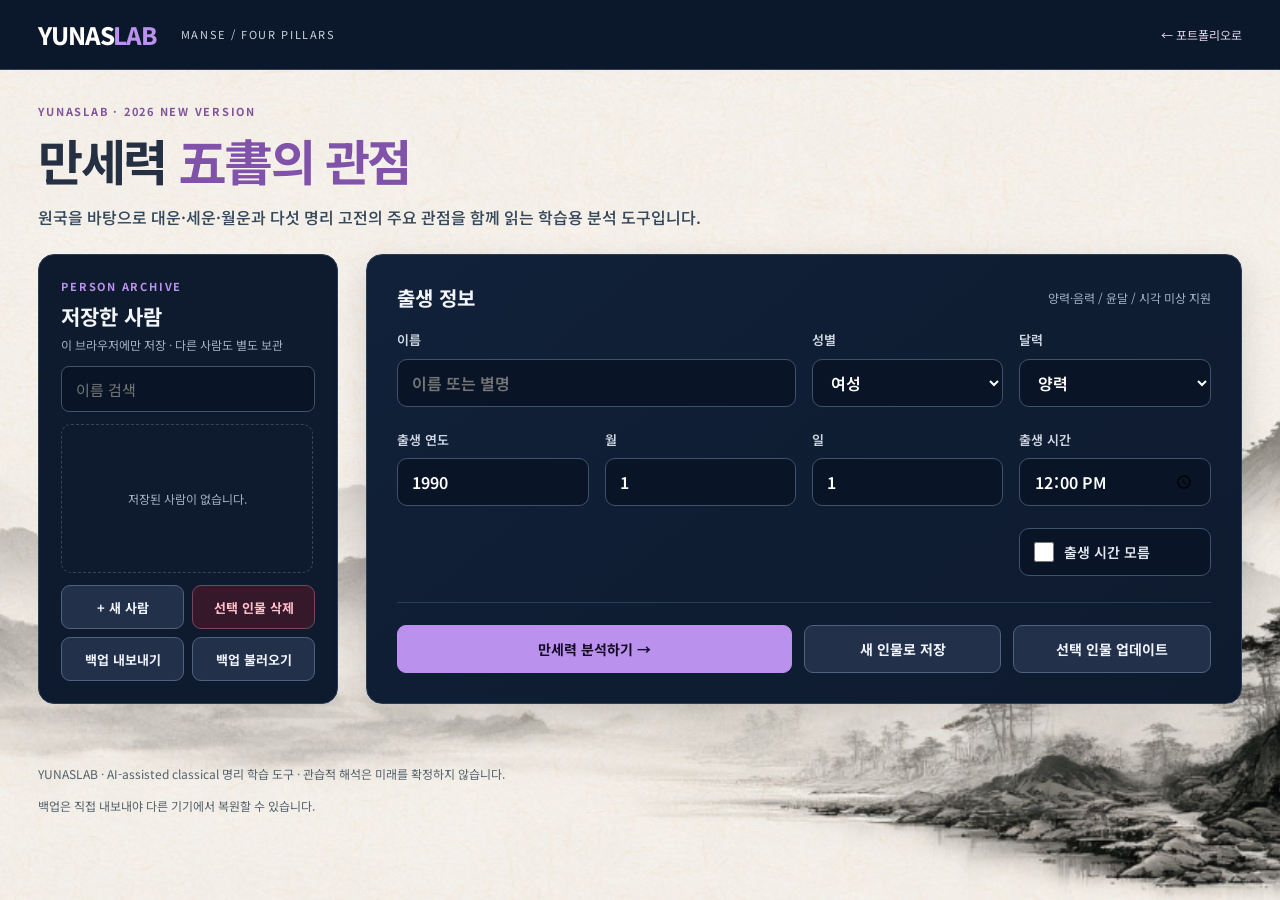
<file: manse-2026.html>
<!doctype html>
<html lang="ko"><head><meta charset="utf-8"><meta name="viewport" content="width=device-width,initial-scale=1">
<meta name="color-scheme" content="light"><title>YUNASLAB | 새 만세력 2026</title>
<link rel="stylesheet" href="manse-2026.css"></head>
<body>
<header class="sitehead"><a class="brand" href="../index.html#/works/manse/app">YUNAS<span>LAB</span></a><span>MANSE / FOUR PILLARS</span><a class="return" href="../index.html#/works/manse/app">← 포트폴리오로</a></header>
<div class="layout"><div class="hero"><p class="eyebrow">YUNASLAB · 2026 NEW VERSION</p><h1>만세력 <span>五書의 관점</span></h1><p>원국을 바탕으로 대운·세운·월운과 다섯 명리 고전의 주요 관점을 함께 읽는 학습용 분석 도구입니다.</p></div><aside class="sidebar" id="sidebar">
 <button type="button" class="side-toggle" id="side-toggle" aria-expanded="false" aria-controls="side-body"><span><b>저장한 사람</b><small id="people-count">0명</small></span><i aria-hidden="true"></i></button>
 <div class="side-body" id="side-body">
 <div class="side-head"><p class="eyebrow">PERSON ARCHIVE</p><h2>저장한 사람</h2><p class="sub">이 브라우저에만 저장 · 다른 사람도 별도 보관</p></div>
 <input type="search" id="person-search" placeholder="이름 검색" aria-label="저장된 사람 검색">
 <div id="people" class="people"><p class="muted">저장된 사람이 없습니다.</p></div>
 <div class="save-buttons"><button id="new-person" class="btn outline">+ 새 사람</button><button id="delete-person" class="btn danger">선택 인물 삭제</button><button id="export-json" class="btn outline">백업 내보내기</button><label class="btn outline upload" for="import-json">백업 불러오기</label><input id="import-json" type="file" accept=".json,application/json" hidden></div>
 </div>
</aside><main class="main">
 <section class="panel entry"><div class="section-title"><h2>출생 정보</h2><span>양력·음력 / 윤달 / 시각 미상 지원</span></div>
 <form id="birth-form"><div class="input-grid">
 <label class="f-name">이름<input id="name" value="" maxlength="40" placeholder="이름 또는 별명" required></label>
 <label class="f-gender">성별<select id="gender"><option value="여">여성</option><option value="남">남성</option></select></label>
 <label class="f-cal">달력<select id="calendar"><option value="양력">양력</option><option value="음력">음력</option></select></label>
 <label class="f-year">출생 연도<input id="year" type="number" min="1901" max="2099" value="1990" required></label>
 <label class="f-month">월<input id="month" type="number" min="1" max="12" value="1" required></label>
 <label class="f-day">일<input id="day" type="number" min="1" max="31" value="1" required></label>
 <label id="leap-label" class="f-leap" hidden>음력 윤달<select id="is-leap"><option value="no">평달</option><option value="yes">윤달</option></select></label>
 <label class="f-time">출생 시간<input id="birth-time" type="time" value="12:00"></label>
 <div class="f-unknown"><span class="f-cap" aria-hidden="true">시간을 모를 때</span><label class="toggle"><input id="time-unknown" type="checkbox"> 출생 시간 모름</label></div>
 </div><div class="actions"><button type="submit" class="btn primary">만세력 분석하기 →</button><button type="button" id="save-person" class="btn outline">새 인물로 저장</button><button type="button" id="update-person" class="btn outline">선택 인물 업데이트</button></div><p id="status" class="form-msg" role="status" aria-live="polite"></p></form></section>
 <div id="result" hidden>
 <section class="panel"><div class="section-title"><h2>사주 원국 · 四柱八字</h2><span id="date-info"></span></div><div class="four-pillars" id="pillars"></div>
 <p class="note">연주·월주는 입춘·절입을 기준으로 계산합니다. 절입 전후 약 1일, 23시 전후, 출생지 태양시 보정에 따라 다른 만세력과 달라질 수 있습니다. 중요한 판단은 정밀 역법으로 교차 검증하세요.</p></section>
 <section class="panel"><div class="section-title"><h2>오행의 분포</h2><span>겉으로 드러난 천간·지지 중심의 단순 집계</span></div><div class="elements" id="elements"></div><div class="overview" id="overview"></div></section>
 <section class="panel"><div class="section-title"><h2>고전 5서의 해석 관점</h2><span>원문 인용이 아닌 현대어로 정리한 학습용 관점</span></div><div class="classic-grid" id="classics"></div><p class="note">다섯 고전을 완전 자동 해석한 정통 감정이 아닙니다. 각 책에서 중요하게 다루는 관점을 현재 명식에 연결한 참고용 설명입니다. 격국·용신·조후 판단을 자동으로 단정하지 않습니다.</p></section>
 <section class="panel"><div class="section-title"><h2>대운 · 10년 흐름</h2><span id="dae-info"></span></div><div class="cycle-row" id="dae-list"></div><div class="explain" id="dae-detail">대운을 선택하면 이곳에 해설을 표시합니다.</div></section>
 <section class="panel"><div class="section-title"><h2>세운 · 해마다의 흐름</h2><span>연도별 선택</span></div><div class="cycle-row" id="year-list"></div><div class="explain" id="year-detail">연도를 선택하면 이곳에 해설을 표시합니다.</div></section>
 <section class="panel"><div class="section-title"><h2>월운 · 달마다의 흐름</h2><span id="month-year"></span></div><div class="cycle-row" id="month-list"></div><div class="explain" id="month-detail">월을 선택하면 이곳에 해설을 표시합니다.</div></section>
 </div><footer><p>YUNASLAB · AI-assisted classical 명리 학습 도구 · 관습적 해석은 미래를 확정하지 않습니다.</p><p>백업은 직접 내보내야 다른 기기에서 복원할 수 있습니다.</p></footer>
</main></div><script src="manse-engine.js"></script><script src="manse-ui.js"></script><script src="manse-layout.js"></script></body></html>
</file>
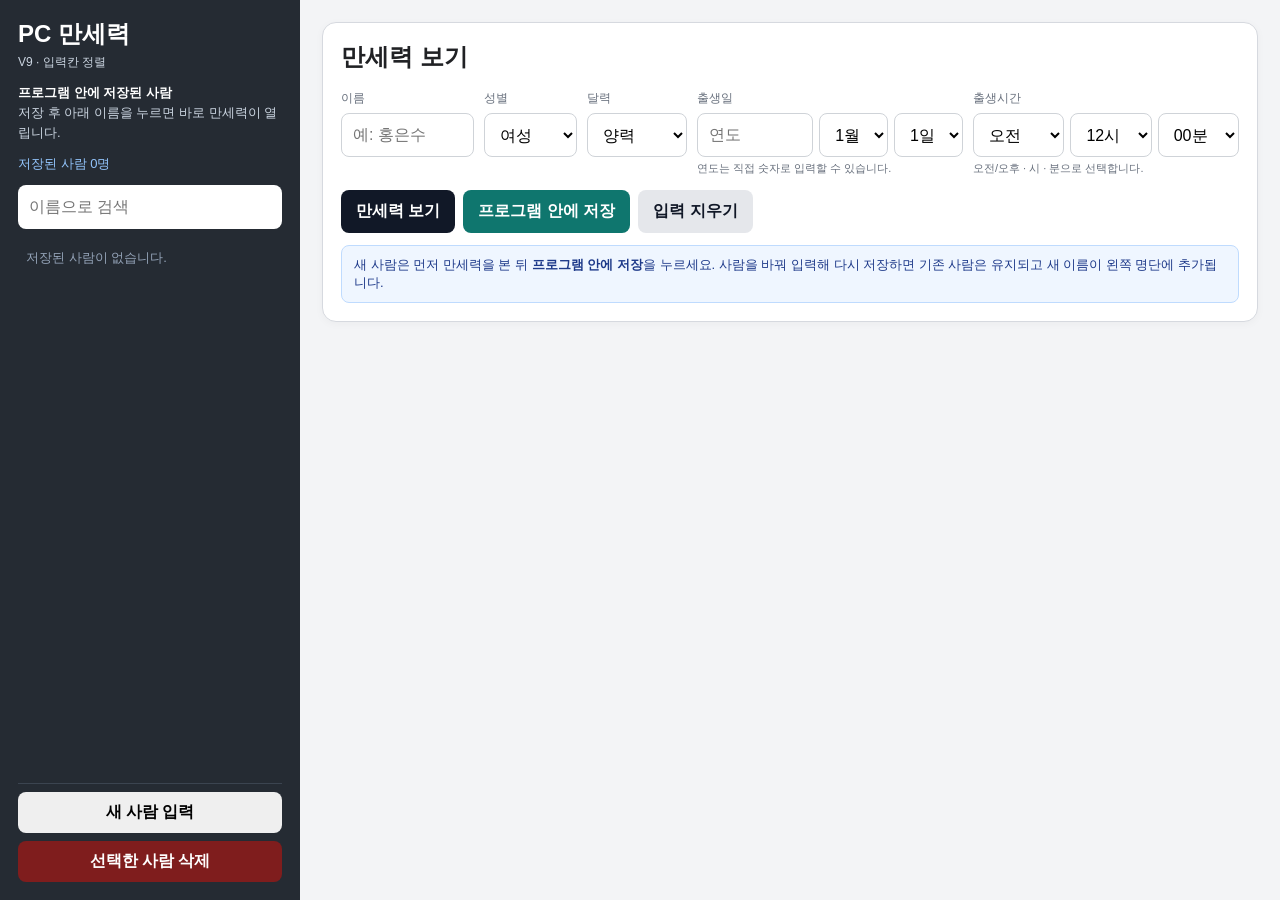
<file: manse-v9.html>
<!DOCTYPE html>
<html lang="ko">
<head>
<meta charset="UTF-8">
<meta name="viewport" content="width=device-width, initial-scale=1.0">
<title>PC 만세력 V9</title>
<style>
:root{
  --bg:#f3f4f6; --panel:#fff; --line:#d6d9df; --text:#202124; --muted:#68707d;
  --dark:#252b33; --green:#0f766e; --blue:#2563eb; --red:#dc2626; --soft:#f8fafc;
}
*{box-sizing:border-box}
body{margin:0;font-family:"Malgun Gothic","Noto Sans KR",sans-serif;background:var(--bg);color:var(--text)}
button,input,select{font:inherit}
.app{display:grid;grid-template-columns:300px 1fr;min-height:100vh}
.sidebar{background:var(--dark);color:#fff;padding:18px;display:flex;flex-direction:column;gap:12px;height:100vh;position:sticky;top:0;overflow:hidden}
.brand{font-size:24px;font-weight:800}.sub{font-size:12px;color:#cbd5e1;margin-top:4px}
.search{width:100%;border:0;border-radius:8px;padding:11px}
.people{display:flex;flex-direction:column;gap:8px;overflow-y:auto;min-height:0;flex:1;padding-right:3px}
.person{padding:10px 12px;border-radius:9px;background:#343b45;border:1px solid #4b5563;cursor:pointer}
.person:hover,.person.active{background:#495362}
.person .name{font-weight:800}.person .meta{font-size:12px;color:#cbd5e1;margin-top:3px}
.empty{color:#94a3b8;font-size:13px;padding:8px}
.side-actions{display:grid;grid-template-columns:1fr;gap:8px;margin-top:8px;flex:0 0 auto;background:var(--dark);padding-top:8px;border-top:1px solid #3b4450}
.side-actions button{border:0;border-radius:8px;padding:10px;font-weight:800;cursor:pointer}
.danger{background:#7f1d1d!important;color:white!important}

.main{padding:22px;overflow-x:auto}
.card{background:var(--panel);border:1px solid var(--line);border-radius:14px;padding:18px;margin-bottom:16px;box-shadow:0 2px 8px rgba(0,0,0,.035)}
h1{font-size:24px;margin:0 0 16px} h2{font-size:19px;margin:0 0 12px} h3{font-size:16px;margin:0 0 8px}
.form-grid{display:grid;grid-template-columns:1fr .7fr .75fr 2fr 2fr;gap:10px;align-items:start}
label{display:flex;align-items:flex-end;height:18px;font-size:12px;color:var(--muted);margin-bottom:6px}
input,select{width:100%;height:44px;padding:10px 11px;border:1px solid #cfd3d8;border-radius:8px;background:#fff}
.inline-fields{display:grid;grid-template-columns:1.35fr .8fr .8fr;gap:6px}
.time-fields{display:grid;grid-template-columns:.9fr .8fr .8fr;gap:6px}
.field-caption{font-size:11px;color:var(--muted);margin-top:4px}
.actions{display:flex;gap:8px;flex-wrap:wrap;margin-top:14px}
.btn{border:0;border-radius:8px;padding:11px 15px;font-weight:800;cursor:pointer}
.view{background:#111827;color:#fff}.save{background:var(--green);color:#fff}.light{background:#e5e7eb;color:#111827}
.hint{margin-top:12px;background:#eff6ff;border:1px solid #bfdbfe;color:#1e3a8a;border-radius:8px;padding:10px 12px;font-size:13px}

.summary{display:grid;grid-template-columns:repeat(5,1fr);gap:8px;margin-bottom:14px}
.sum{border:1px solid var(--line);border-radius:8px;padding:10px;text-align:center;background:#fafafa}
.sum small{display:block;color:var(--muted);margin-bottom:5px}
.pillars{display:grid;grid-template-columns:repeat(4,1fr);border:1px solid var(--line);border-radius:10px;overflow:hidden;min-width:760px}
.pillar{text-align:center;border-right:1px solid var(--line)}.pillar:last-child{border-right:0}
.phead{padding:9px;background:#eceff3;font-weight:800}
.star{padding:7px 5px;font-size:14px;background:#fafafa;min-height:55px;display:flex;flex-direction:column;align-items:center;justify-content:center;gap:3px}
.star .term{font-weight:800;cursor:pointer;text-decoration:underline dotted;text-underline-offset:3px}
.star .plain{font-size:12px;color:#4b5563}
.hanja{font-family:"Batang","Noto Serif CJK KR",serif;font-size:74px;line-height:1;padding:14px 0;border-top:1px solid var(--line);border-bottom:1px solid var(--line)}
.branch{font-family:"Batang","Noto Serif CJK KR",serif;font-size:74px;line-height:1;padding:14px 0}
.element-wood{background:#e9f6e5}.element-fire{background:#fce7e7}.element-earth{background:#fff8d9}.element-metal{background:#eef0f2}.element-water{background:#e8f3ff}
.elements{display:grid;grid-template-columns:repeat(5,1fr);border:1px solid var(--line);border-radius:9px;overflow:hidden;margin-top:14px}
.el{text-align:center;padding:10px;border-right:1px solid var(--line)}.el:last-child{border-right:0}.el b{font-size:20px}

.easybox{background:#fbfdff;border:1px solid #cfe0f5;border-radius:12px;padding:16px;margin-top:14px}
.easybox .lead{font-size:18px;font-weight:800;margin-bottom:10px}
.easygrid{display:grid;grid-template-columns:repeat(2,1fr);gap:10px}
.easyitem{border:1px solid #dfe5ec;border-radius:10px;background:#fff;padding:13px;line-height:1.7}
.easyitem h3{font-size:15px;margin:0 0 6px}
.easyitem p{margin:0}
.glossary{display:grid;grid-template-columns:repeat(2,1fr);gap:8px;margin-top:12px}
.gloss{border:1px solid #d9dee5;border-radius:9px;padding:11px;background:#fff;line-height:1.55}
.gloss b{font-size:14px}.gloss small{display:block;color:#475569;margin-top:3px}

.scrollbox{overflow-x:auto;border:1px solid var(--line);border-radius:10px;background:white}
.cycles{display:flex;min-width:max-content}
.cycle{width:96px;border-right:1px solid var(--line);text-align:center;cursor:pointer}.cycle:last-child{border-right:0}
.cycle:hover{background:#fafafa}.cycle .age,.cycle .yr,.cycle .mo{font-size:13px;padding:6px;background:#fafafa}
.cycle .gzTop,.cycle .gzBottom{font-family:"Batang","Noto Serif CJK KR",serif;font-size:46px;line-height:1;padding:8px 2px}
.cycle.selected{outline:3px solid var(--red);outline-offset:-3px}
.cycle.current .yr,.cycle.current .mo{background:var(--red);color:white}
.cycle .tg{font-size:12px;padding:5px;color:#374151}
.section-title{display:flex;justify-content:space-between;align-items:center;gap:8px;margin-bottom:8px}
.section-title small{color:var(--muted)}
.inline-analysis{margin-top:12px;border:1px solid #c7d7eb;border-radius:10px;background:#f8fbff;padding:14px;line-height:1.7}
.inline-analysis h3{margin:0 0 8px;font-size:16px}
.inline-analysis p{margin:0}
.tags{display:flex;flex-wrap:wrap;gap:6px;margin-top:10px}
.tag{background:#eef2ff;color:#3730a3;border-radius:999px;padding:5px 9px;font-size:12px}
.notice{background:#fff7ed;border:1px solid #fed7aa;color:#9a3412;border-radius:8px;padding:10px 12px;font-size:13px;line-height:1.55;margin-top:12px}
.hidden{display:none}

.modal{position:fixed;inset:0;background:rgba(0,0,0,.35);display:none;align-items:center;justify-content:center;padding:20px;z-index:99}
.modal.show{display:flex}.modal-card{max-width:560px;width:100%;background:white;border-radius:14px;padding:18px;box-shadow:0 20px 60px rgba(0,0,0,.25)}
.modal-card h3{font-size:20px;margin:0 0 8px}.modal-card p{line-height:1.75;margin:0}.modal-close{margin-top:14px;border:0;border-radius:8px;background:#111827;color:white;padding:9px 14px;font-weight:800;cursor:pointer}

@media(max-width:1100px){
  .app{grid-template-columns:1fr}
  .sidebar{height:auto;position:static;overflow:visible}
  .people{max-height:320px;flex:none}.form-grid{grid-template-columns:1fr 1fr}.summary{grid-template-columns:repeat(2,1fr)}
  .easygrid,.glossary{grid-template-columns:1fr}
}

.element-guide{margin-top:14px;border:1px solid #dbe3ec;border-radius:12px;background:#fbfdff;padding:14px}
.element-guide h3{margin:0 0 10px;font-size:16px}
.element-guide-grid{display:grid;grid-template-columns:repeat(5,1fr);gap:8px}
.element-card{border:1px solid #dfe5ec;border-radius:10px;background:#fff;padding:11px;line-height:1.55}
.element-card b{display:block;font-size:15px;margin-bottom:4px}
.element-card small{display:block;color:#475569}
.element-card .status{margin-top:7px;font-weight:800;font-size:12px}
.element-card .rec{margin-top:6px;font-size:12px;color:#374151}
@media(max-width:1100px){.element-guide-grid{grid-template-columns:1fr 1fr}}
@media(max-width:700px){.element-guide-grid{grid-template-columns:1fr}}

</style>
</head>
<body>
<div class="app">
<aside class="sidebar">
  <div><div class="brand">PC 만세력</div><div class="sub">V9 · 입력칸 정렬</div></div>
  <div style="font-size:13px;color:#cbd5e1;line-height:1.55">
    <b style="color:white">프로그램 안에 저장된 사람</b><br>
    저장 후 아래 이름을 누르면 바로 만세력이 열립니다.
  </div>
  <div id="savedCount" style="font-size:13px;color:#93c5fd">저장된 사람 0명</div>
  <input id="search" class="search" placeholder="이름으로 검색">
  <div id="people" class="people"></div>
  <div class="side-actions">
    <button onclick="newEntry()">새 사람 입력</button>
    <button class="danger" onclick="deleteSelected()">선택한 사람 삭제</button>
  </div>
</aside>

<main class="main">
<section class="card">
  <h1>만세력 보기</h1>
  <div class="form-grid">
    <div>
      <label>이름</label>
      <input id="name" placeholder="예: 홍은수">
    </div>
    <div>
      <label>성별</label>
      <select id="gender"><option value="여">여성</option><option value="남">남성</option></select>
    </div>
    <div>
      <label>달력</label>
      <select id="calendar" onchange="toggleLeap()"><option value="양력">양력</option><option value="음력">음력</option></select>
    </div>
    <div>
      <label>출생일</label>
      <div class="inline-fields">
        <input id="year" type="number" min="1900" max="2100" placeholder="연도">
        <select id="month"></select>
        <select id="day"></select>
      </div>
      <div class="field-caption">연도는 직접 숫자로 입력할 수 있습니다.</div>
    </div>
    <div>
      <label>출생시간</label>
      <div class="time-fields">
        <select id="ampm"><option value="오전">오전</option><option value="오후">오후</option></select>
        <select id="hour12"></select>
        <select id="minute"></select>
      </div>
      <div class="field-caption">오전/오후 · 시 · 분으로 선택합니다.</div>
    </div>
  </div>

  <div id="leapWrap" class="hidden" style="margin-top:10px;max-width:190px">
    <label>음력 평달/윤달</label>
    <select id="isLeap"><option value="아니오">평달</option><option value="예">윤달</option></select>
  </div>

  <div class="actions">
    <button class="btn view" onclick="showManse()">만세력 보기</button>
    <button class="btn save" onclick="savePerson()">프로그램 안에 저장</button>
    <button class="btn light" onclick="newEntry()">입력 지우기</button>
  </div>
  <div class="hint">새 사람은 먼저 만세력을 본 뒤 <b>프로그램 안에 저장</b>을 누르세요. 사람을 바꿔 입력해 다시 저장하면 기존 사람은 유지되고 새 이름이 왼쪽 명단에 추가됩니다.</div>
  <div id="saveStatus" class="hidden" style="margin-top:10px;background:#f0fdf4;border:1px solid #bbf7d0;color:#166534;border-radius:8px;padding:10px 12px;font-size:13px;font-weight:700"></div>
</section>

<section id="resultCard" class="hidden">
  <div class="card">
    <div class="section-title"><h2 id="resultTitle">만세력 결과</h2><small id="resultBadge">미저장</small></div>
    <div class="summary">
      <div class="sum"><small>이름</small><b id="sName">-</b></div>
      <div class="sum"><small>성별</small><b id="sGender">-</b></div>
      <div class="sum"><small>입력 달력</small><b id="sCalendar">-</b></div>
      <div class="sum"><small>양력 기준일</small><b id="sBirth">-</b></div>
      <div class="sum"><small>출생시간</small><b id="sTime">-</b></div>
    </div>

    <div class="pillars">
      <div class="pillar">
        <div class="phead">시주</div>
        <div id="hourTopGod" class="star"></div>
        <div id="hourStem" class="hanja">-</div><div id="hourBranch" class="branch">-</div>
        <div id="hourBottomGod" class="star"></div>
      </div>
      <div class="pillar">
        <div class="phead">일주</div>
        <div class="star"><span class="term">일원</span><span class="plain">나 자신을 뜻하는 기준점</span></div>
        <div id="dayStem" class="hanja">-</div><div id="dayBranch" class="branch">-</div>
        <div id="dayBottomGod" class="star"></div>
      </div>
      <div class="pillar">
        <div class="phead">월주</div>
        <div id="monthTopGod" class="star"></div>
        <div id="monthStem" class="hanja">-</div><div id="monthBranch" class="branch">-</div>
        <div id="monthBottomGod" class="star"></div>
      </div>
      <div class="pillar">
        <div class="phead">년주</div>
        <div id="yearTopGod" class="star"></div>
        <div id="yearStem" class="hanja">-</div><div id="yearBranch" class="branch">-</div>
        <div id="yearBottomGod" class="star"></div>
      </div>
    </div>

    <div class="elements">
      <div class="el">木 <b id="woodN">(0)</b></div><div class="el">火 <b id="fireN">(0)</b></div>
      <div class="el">土 <b id="earthN">(0)</b></div><div class="el">金 <b id="metalN">(0)</b></div>
      <div class="el">水 <b id="waterN">(0)</b></div>
    </div>

    <div class="element-guide">
      <h3>오행을 아주 쉽게 보면</h3>
      <div class="element-guide-grid">
        <div class="element-card element-wood">
          <b>木(목)</b><small>성장 · 확장 · 계획 · 새로운 시작</small>
          <div id="woodStatus" class="status"></div><div id="woodRec" class="rec"></div>
        </div>
        <div class="element-card element-fire">
          <b>火(화)</b><small>표현 · 열정 · 활동성 · 드러남</small>
          <div id="fireStatus" class="status"></div><div id="fireRec" class="rec"></div>
        </div>
        <div class="element-card element-earth">
          <b>土(토)</b><small>안정 · 현실감 · 조율 · 버팀</small>
          <div id="earthStatus" class="status"></div><div id="earthRec" class="rec"></div>
        </div>
        <div class="element-card element-metal">
          <b>金(금)</b><small>판단 · 기준 · 결단 · 정리</small>
          <div id="metalStatus" class="status"></div><div id="metalRec" class="rec"></div>
        </div>
        <div class="element-card element-water">
          <b>水(수)</b><small>생각 · 정보 · 유연함 · 감수성</small>
          <div id="waterStatus" class="status"></div><div id="waterRec" class="rec"></div>
        </div>
      </div>
      <div class="notice" style="margin-top:10px">
        오행 개수는 사주 8글자의 겉에 드러난 분포를 단순 집계한 값입니다. 
        0개나 1개라고 해서 그 성향이 “없다”는 뜻은 아니며, 아래 추천은 생활 균형을 돕는 참고용 제안입니다.
      </div>
    </div>

    <div class="easybox">
      <div class="lead">내 사주 쉽게 보기</div>
      <div class="easygrid">
        <div class="easyitem"><h3>한눈에 보는 기본 성향</h3><p id="iCore"></p></div>
        <div class="easyitem"><h3>일 · 공부 · 사회생활</h3><p id="iWork"></p></div>
        <div class="easyitem"><h3>돈 · 현실감각</h3><p id="iMoney"></p></div>
        <div class="easyitem"><h3>관계 · 감정 표현</h3><p id="iRelation"></p></div>
        <div class="easyitem"><h3>오행 균형</h3><p id="iElements"></p></div>
        <div class="easyitem"><h3>주의해서 볼 부분</h3><p id="iCaution"></p></div>
      </div>

      <h3 style="margin-top:16px">지금 내 사주에 나온 어려운 용어 풀이</h3>
      <div id="glossary" class="glossary"></div>
    </div>
  </div>

  <div class="card">
    <div class="section-title"><h2>대운</h2><small>10년 단위 큰 흐름 · 칸을 누르면 바로 아래에서 설명</small></div>
    <div class="scrollbox"><div id="daewoon" class="cycles"></div></div>
    <div class="inline-analysis">
      <h3>선택한 대운 쉽게 보기</h3>
      <p id="iDae">대운 칸을 누르면 이곳에서 바로 설명합니다.</p>
      <div id="daeTags" class="tags"></div>
    </div>
  </div>

  <div class="card">
    <div class="section-title"><h2>세운</h2><small>연도별 흐름 · 연도를 누르면 바로 아래에서 설명</small></div>
    <div class="scrollbox"><div id="sewoon" class="cycles"></div></div>
    <div class="inline-analysis">
      <h3>선택한 연도 쉽게 보기</h3>
      <p id="iYear">연도를 누르면 이곳에서 바로 설명합니다.</p>
      <div id="yearTags" class="tags"></div>
    </div>
  </div>

  <div class="card">
    <div class="section-title"><h2 id="monthTitle">월운</h2><small>달을 누르면 바로 아래에서 설명</small></div>
    <div class="scrollbox"><div id="wolwoon" class="cycles"></div></div>
    <div class="inline-analysis">
      <h3>선택한 달 쉽게 보기</h3>
      <p id="iMonth">월운 칸을 누르면 이곳에서 바로 설명합니다.</p>
      <div id="monthTags" class="tags"></div>
    </div>

    <div class="notice">이 해석은 전통 명리의 상징 체계를 현대적인 말로 풀어쓴 참고용 설명입니다. 성격이나 미래를 확정적으로 단정하는 진단은 아닙니다.</div>
  </div>
</section>
</main>
</div>

<div id="termModal" class="modal" onclick="if(event.target===this)closeModal()">
  <div class="modal-card">
    <h3 id="modalTitle"></h3>
    <p id="modalBody"></p>
    <button class="modal-close" onclick="closeModal()">닫기</button>
  </div>
</div>

<script>
const KEY='pc_manse_people_v5';
let selectedId=null,lastViewed=false,currentChart=null,selectedDae=null,selectedYear=null,selectedMonth=null;

const STEMS=['甲','乙','丙','丁','戊','己','庚','辛','壬','癸'];
const BRANCHES=['子','丑','寅','卯','辰','巳','午','未','申','酉','戌','亥'];
const STEM_EL=['木','木','火','火','土','土','金','金','水','水'];
const STEM_YIN=[false,true,false,true,false,true,false,true,false,true];
const BRANCH_MAIN_STEM={子:'癸',丑:'己',寅:'甲',卯:'乙',辰:'戊',巳:'丙',午:'丁',未:'己',申:'庚',酉:'辛',戌:'戊',亥:'壬'};
const BRANCH_EL={子:'水',丑:'土',寅:'木',卯:'木',辰:'土',巳:'火',午:'火',未:'土',申:'金',酉:'金',戌:'土',亥:'水'};
const EL_CLASS={'木':'element-wood','火':'element-fire','土':'element-earth','金':'element-metal','水':'element-water'};
const STERM=[0,21208,42467,63836,85337,107014,128867,150921,173149,195551,218072,240693,263343,285989,308563,331033,353350,375494,397447,419210,440795,462224,483532,504758];

const LUNAR_INFO=[
0x04bd8,0x04ae0,0x0a570,0x054d5,0x0d260,0x0d950,0x16554,0x056a0,0x09ad0,0x055d2,0x04ae0,0x0a5b6,0x0a4d0,0x0d250,0x1d255,0x0b540,0x0d6a0,0x0ada2,0x095b0,0x14977,0x04970,0x0a4b0,0x0b4b5,0x06a50,0x06d40,0x1ab54,0x02b60,0x09570,0x052f2,0x04970,0x06566,0x0d4a0,0x0ea50,0x06e95,0x05ad0,0x02b60,0x186e3,0x092e0,0x1c8d7,0x0c950,0x0d4a0,0x1d8a6,0x0b550,0x056a0,0x1a5b4,0x025d0,0x092d0,0x0d2b2,0x0a950,0x0b557,0x06ca0,0x0b550,0x15355,0x04da0,0x0a5d0,0x14573,0x052d0,0x0a9a8,0x0e950,0x06aa0,0x0aea6,0x0ab50,0x04b60,0x0aae4,0x0a570,0x05260,0x0f263,0x0d950,0x05b57,0x056a0,0x096d0,0x04dd5,0x04ad0,0x0a4d0,0x0d4d4,0x0d250,0x0d558,0x0b540,0x0b5a0,0x195a6,0x095b0,0x049b0,0x0a974,0x0a4b0,0x0b27a,0x06a50,0x06d40,0x0af46,0x0ab60,0x09570,0x04af5,0x04970,0x064b0,0x074a3,0x0ea50,0x06b58,0x05ac0,0x0ab60,0x096d5,0x092e0,0x0c960,0x0d954,0x0d4a0,0x0da50,0x07552,0x056a0,0x0abb7,0x025d0,0x092d0,0x0cab5,0x0a950,0x0b4a0,0x0baa4,0x0ad50,0x055d9,0x04ba0,0x0a5b0,0x15176,0x052b0,0x0a930,0x07954,0x06aa0,0x0ad50,0x05b52,0x04b60,0x0a6e6,0x0a4e0,0x0d260,0x0ea65,0x0d530,0x05aa0,0x076a3,0x096d0,0x04bd7,0x04ad0,0x0a4d0,0x1d0b6,0x0d250,0x0d520,0x0dd45,0x0b5a0,0x056d0,0x055b2,0x049b0,0x0a577,0x0a4b0,0x0aa50,0x1b255,0x06d20,0x0ada0,0x14b63,0x09370,0x049f8,0x04970,0x064b0,0x168a6,0x0ea50,0x06b20,0x1a6c4,0x0aae0,0x0a2e0,0x0d2e3,0x0c960,0x0d557,0x0d4a0,0x0da50,0x05d55,0x056a0,0x0a6d0,0x055d4,0x052d0,0x0a9b8,0x0a950,0x0b4a0,0x0b6a6,0x0ad50,0x055a0,0x0aba4,0x0a5b0,0x052b0,0x0b273,0x06930,0x07337,0x06aa0,0x0ad50,0x14b55,0x04b60,0x0a570,0x054e4,0x0d160,0x0e968,0x0d520,0x0daa0,0x16aa6,0x056d0,0x04ae0,0x0a9d4,0x0a2d0,0x0d150,0x0f252,0x0d520
];

const GOD_SHORT={
 '비견':'독립심·동료','겁재':'경쟁심·승부욕','식신':'꾸준한 생산력','상관':'표현력·아이디어',
 '편재':'기회·사업감각','정재':'안정적 돈관리','편관':'압박·실행력','정관':'책임·직장·신뢰',
 '편인':'직감·독창적 학습','정인':'배움·문서·지원'
};
const GOD_LONG={
 '비견':'나와 비슷한 사람, 동료, 독립심을 뜻합니다. 스스로 결정하고 자기 방식대로 해내려는 힘으로 볼 수 있습니다. 많다고 무조건 고집이 세다는 뜻은 아니며, 협업에서 주도권을 어떻게 나누는지가 중요합니다.',
 '겁재':'경쟁심, 승부욕, 빠른 행동, 사람과 돈을 나누는 문제를 상징합니다. 경쟁 상황에서 추진력으로 나타날 수 있지만, 급하게 결정하거나 자원을 과하게 쓰는 모습으로 나타날 수도 있습니다.',
 '식신':'꾸준히 만들고 일하는 힘, 생활력, 실무 능력, 표현을 뜻합니다. 말 그대로 “계속 생산해내는 힘”에 가깝고, 결과물을 차근차근 만드는 사람에게 잘 드러납니다.',
 '상관':'아이디어, 표현력, 비판적 사고, 기존 틀을 깨는 힘을 뜻합니다. 창의성과 문제 제기에 강하지만, 답답한 규칙이나 권위에 민감하게 반응하는 모습으로도 나타날 수 있습니다.',
 '편재':'기회를 잡는 돈, 사업·거래 감각, 외부 활동을 뜻합니다. 월급처럼 정해진 돈보다 사람·시장·거래·새로운 기회를 통해 움직이는 현실 감각에 가깝습니다.',
 '정재':'꾸준히 버는 돈, 예산, 저축, 생활 관리, 현실적인 자원 관리를 뜻합니다. 안정적인 수입과 지출 관리처럼 “생활을 굴러가게 하는 돈의 감각”으로 보면 이해하기 쉽습니다.',
 '편관':'경쟁, 압박, 책임, 위기 대응을 뜻합니다. 부담이 있는 상황에서도 행동하게 만드는 힘으로 볼 수 있으며, 과하면 스트레스나 긴장감으로 느껴질 수 있습니다.',
 '정관':'직장, 규칙, 책임감, 사회적 평판과 신뢰를 뜻합니다. 약속을 지키고 맡은 역할을 제대로 해내려는 성향과 연결해 볼 수 있습니다.',
 '편인':'직감, 독창적인 관점, 혼자 깊게 파고드는 공부를 뜻합니다. 정해진 방식보다 자신만의 방식으로 이해하려는 성향과 연결되며, 생각이 많아지면 실행이 늦어질 수도 있습니다.',
 '정인':'배움, 자격, 문서, 보호, 도움을 받는 힘을 뜻합니다. 정석적인 공부, 자료 정리, 자격증, 누군가의 지원이나 조언과 연결해서 해석합니다.'
};
const STEM_MEANING={
 '甲':'큰 나무처럼 곧고 추진력이 있는 편','乙':'화초처럼 유연하고 관계 감각이 섬세한 편',
 '丙':'태양처럼 표현력이 크고 분위기를 밝히는 편','丁':'촛불처럼 집중력이 있고 감정의 결을 세밀하게 보는 편',
 '戊':'큰 산처럼 안정과 책임을 중시하는 편','己':'밭흙처럼 실용적이고 돌봄·관리 능력이 좋은 편',
 '庚':'큰 쇠처럼 결단력과 직선성이 강한 편','辛':'보석처럼 기준이 분명하고 디테일과 완성도를 중시하는 편',
 '壬':'큰물처럼 시야가 넓고 변화 대응력이 좋은 편','癸':'비나 이슬처럼 관찰력·감수성·정보 수집력이 섬세한 편'
};
const ELEMENT_RECS={
 '木':'장기 계획을 세우거나, 새로운 공부·취미·프로젝트를 시작해보세요. “조금씩 성장시키는 일”을 생활에 넣는 방식이 잘 맞습니다.',
 '火':'말하기·발표·창작·운동처럼 에너지를 밖으로 표현하는 활동을 늘려보세요. 사람들과 교류하거나 햇빛을 받으며 움직이는 것도 도움이 됩니다.',
 '土':'규칙적인 생활, 일정 관리, 예산 정리, 정리정돈처럼 생활의 기반을 잡는 습관을 만들어보세요. 급한 결정보다 한 번 점검하는 습관도 좋습니다.',
 '金':'우선순위를 정하고, 불필요한 것을 정리하고, “내 기준”을 문장으로 만들어보세요. 결정할 때 체크리스트를 쓰는 방식도 도움이 됩니다.',
 '水':'충분히 생각할 시간, 독서·정보 탐색, 기록, 휴식을 확보해보세요. 한 가지 방법만 고집하기보다 상황에 맞게 바꾸는 연습도 좋습니다.'
};


function mod(n,m){return ((n%m)+m)%m}
function leapMonth(y){return LUNAR_INFO[y-1900]&0xf}
function leapDays(y){return leapMonth(y)?((LUNAR_INFO[y-1900]&0x10000)?30:29):0}
function monthDays(y,m){return (LUNAR_INFO[y-1900]&(0x10000>>m))?30:29}
function lunarYearDays(y){let sum=348;for(let i=0x8000;i>0x8;i>>=1)sum+=(LUNAR_INFO[y-1900]&i)?1:0;return sum+leapDays(y)}
function lunarToSolar(y,m,d,isLeap){
  if(y<1900||y>2100)throw new Error('음력 변환은 1900~2100년까지 지원합니다.');
  let offset=0;for(let yy=1900;yy<y;yy++)offset+=lunarYearDays(yy);
  const lm=leapMonth(y);for(let mm=1;mm<m;mm++){offset+=monthDays(y,mm);if(mm===lm)offset+=leapDays(y)}
  if(isLeap){if(lm!==m)throw new Error('해당 월은 윤달이 아닙니다.');offset+=monthDays(y,m)}
  offset+=d-1;const dt=new Date(Date.UTC(1900,0,31)+offset*86400000);
  return {y:dt.getUTCFullYear(),m:dt.getUTCMonth()+1,d:dt.getUTCDate()}
}
function termUTC(y,n){return Date.UTC(1900,0,6,2,5)+31556925974.7*(y-1900)+STERM[n]*60000}
function relationElement(dayEl,otherEl){
  const gen={'木':'火','火':'土','土':'金','金':'水','水':'木'},ctl={'木':'土','土':'水','水':'火','火':'金','金':'木'};
  if(dayEl===otherEl)return'same';if(gen[dayEl]===otherEl)return'output';if(gen[otherEl]===dayEl)return'resource';
  if(ctl[dayEl]===otherEl)return'wealth';if(ctl[otherEl]===dayEl)return'officer';
}
function tenGod(dayStem,otherStem){
  const di=STEMS.indexOf(dayStem),oi=STEMS.indexOf(otherStem),rel=relationElement(STEM_EL[di],STEM_EL[oi]),same=STEM_YIN[di]===STEM_YIN[oi];
  if(rel==='same')return same?'비견':'겁재';if(rel==='output')return same?'식신':'상관';if(rel==='wealth')return same?'편재':'정재';
  if(rel==='officer')return same?'편관':'정관';if(rel==='resource')return same?'편인':'정인';return'-';
}

function calcPillars(y,m,d,h,min){
  const instant=Date.UTC(y,m-1,d,h-9,min),lichun=termUTC(y,2),pillarYear=instant<lichun?y-1:y,yearIdx=mod(pillarYear-4,60);
  let monthNo;
  if(instant<termUTC(y,2)){if(instant>=termUTC(y,0))monthNo=12;else if(instant>=termUTC(y-1,22))monthNo=11;else monthNo=10}
  else{monthNo=1;for(let no=1;no<=11;no++){const ti=2+(no-1)*2;if(instant>=termUTC(y,ti))monthNo=no}}
  const ys=yearIdx%10,tiger=mod((ys%5)*2+2,10),ms=mod(tiger+monthNo-1,10),mb=mod(2+monthNo-1,12);
  const day0=Date.UTC(1900,0,31),offset=Math.floor((Date.UTC(y,m-1,d)-day0)/86400000),dayIdx=mod(offset+40,60),ds=dayIdx%10,db=dayIdx%12;
  const hb=mod(Math.floor((h+1)/2),12),hs=mod((ds%5)*2+hb,10);
  return {
    year:{stem:STEMS[yearIdx%10],branch:BRANCHES[yearIdx%12]},
    month:{stem:STEMS[ms],branch:BRANCHES[mb]},
    day:{stem:STEMS[ds],branch:BRANCHES[db]},
    hour:{stem:STEMS[hs],branch:BRANCHES[hb]}
  }
}
function calcDaewoon(chart,gender,y,m,d,h,min){
  const yearStemIdx=STEMS.indexOf(chart.year.stem),yang=!STEM_YIN[yearStemIdx],forward=(gender==='남'&&yang)||(gender==='여'&&!yang);
  const instant=Date.UTC(y,m-1,d,h-9,min);let candidates=[];
  for(let yy=y-1;yy<=y+1;yy++){for(let i=0;i<24;i+=2)candidates.push(termUTC(yy,i))}
  candidates.sort((a,b)=>a-b);
  const boundary=forward?candidates.find(t=>t>instant):[...candidates].reverse().find(t=>t<instant);
  const startAge=Math.abs(boundary-instant)/86400000/3;
  const msi=STEMS.indexOf(chart.month.stem),mbi=BRANCHES.indexOf(chart.month.branch),arr=[];
  for(let k=1;k<=9;k++){
    const si=mod(msi+(forward?k:-k),10),bi=mod(mbi+(forward?k:-k),12);
    arr.push({age:startAge+(k-1)*10,stem:STEMS[si],branch:BRANCHES[bi]});
  }
  return{forward,startAge,arr}
}
function yearPillar(y){const idx=mod(y-4,60);return{stem:STEMS[idx%10],branch:BRANCHES[idx%12]}}
function solarMonthPillar(y,monthNo){
  const yp=yearPillar(y),ys=STEMS.indexOf(yp.stem),tiger=mod((ys%5)*2+2,10);
  return{stem:STEMS[mod(tiger+monthNo-1,10)],branch:BRANCHES[mod(2+monthNo-1,12)]}
}

function godHtml(g){
  return `<span class="term" onclick="showTerm('${g}')">${g}</span><span class="plain">${GOD_SHORT[g]||''}</span>`;
}
function setPillar(prefix,p,dayStem){
  const s=document.getElementById(prefix+'Stem'),b=document.getElementById(prefix+'Branch');
  s.textContent=p.stem;b.textContent=p.branch;
  s.className='hanja '+EL_CLASS[STEM_EL[STEMS.indexOf(p.stem)]];
  b.className='branch '+EL_CLASS[BRANCH_EL[p.branch]];
  if(prefix!=='day'){const g=tenGod(dayStem,p.stem);document.getElementById(prefix+'TopGod').innerHTML=godHtml(g)}
  const gb=tenGod(dayStem,BRANCH_MAIN_STEM[p.branch]);document.getElementById(prefix+'BottomGod').innerHTML=godHtml(gb);
}
function elementCounts(p){
  const c={'木':0,'火':0,'土':0,'金':0,'水':0};
  for(const x of [p.hour,p.day,p.month,p.year]){c[STEM_EL[STEMS.indexOf(x.stem)]]++;c[BRANCH_EL[x.branch]]++}
  return c;
}
function renderElements(c){
  const ids={
    '木':['woodN','woodStatus','woodRec'],
    '火':['fireN','fireStatus','fireRec'],
    '土':['earthN','earthStatus','earthRec'],
    '金':['metalN','metalStatus','metalRec'],
    '水':['waterN','waterStatus','waterRec']
  };
  for(const el of ['木','火','土','金','水']){
    document.getElementById(ids[el][0]).textContent='('+c[el]+')';
    let status='';
    if(c[el]===0) status='겉으로는 보이지 않음';
    else if(c[el]===1) status='비교적 적게 보임';
    else if(c[el]===2) status='중간 정도';
    else status='비교적 많이 보임';
    document.getElementById(ids[el][1]).textContent=status;
    document.getElementById(ids[el][2]).textContent=(c[el]<=1)
      ? '보완 아이디어: '+ELEMENT_RECS[el]
      : '활용 팁: '+ELEMENT_RECS[el];
  }
}
function countGods(chart){
  const ds=chart.day.stem,c={};
  for(const p of [chart.hour,chart.month,chart.year]){const g=tenGod(ds,p.stem);c[g]=(c[g]||0)+1}
  for(const p of [chart.hour,chart.day,chart.month,chart.year]){const g=tenGod(ds,BRANCH_MAIN_STEM[p.branch]);c[g]=(c[g]||0)+1}
  return c;
}
function topGods(c){return Object.entries(c).sort((a,b)=>b[1]-a[1]).slice(0,3).map(x=>x[0])}
function renderGlossary(chart){
  const gods=[...new Set(Object.keys(countGods(chart)))].filter(g=>GOD_LONG[g]);
  const box=document.getElementById('glossary');box.innerHTML='';
  gods.forEach(g=>{
    const d=document.createElement('div');d.className='gloss';
    d.innerHTML=`<b>${g} — ${GOD_SHORT[g]}</b><small>${GOD_LONG[g]}</small>`;
    box.appendChild(d);
  });
}
function showTerm(g){
  document.getElementById('modalTitle').textContent=`${g} — ${GOD_SHORT[g]||''}`;
  document.getElementById('modalBody').textContent=GOD_LONG[g]||'설명이 없습니다.';
  document.getElementById('termModal').classList.add('show');
}
function closeModal(){document.getElementById('termModal').classList.remove('show')}

function renderBaseInterpretation(){
  const chart=currentChart,ds=chart.day.stem,counts=chart.elements,gc=countGods(chart),tops=topGods(gc);
  document.getElementById('iCore').textContent=`일간은 ${ds}입니다. 전통 명리에서는 ${STEM_MEANING[ds]}으로 설명합니다. 이 사주에서는 ${tops.map(g=>`${g}(${GOD_SHORT[g]})`).join(', ')}가 비교적 자주 나타나므로, 실제 생활에서는 이 주제들이 반복해서 느껴질 가능성이 있다고 봅니다.`;
  const workGods=tops.filter(g=>['식신','상관','편관','정관','편인','정인'].includes(g));
  document.getElementById('iWork').textContent=workGods.length
    ? `일과 공부에서는 ${workGods.map(g=>`${g}(${GOD_SHORT[g]})`).join(', ')}의 성격을 중심으로 볼 수 있습니다. 쉽게 말하면 ‘어떤 방식으로 배우고, 일하고, 책임을 처리하는가’를 보는 부분입니다.`
    : `일과 공부는 특정 십성 하나보다 전체 조합을 함께 보는 편이 좋습니다.`;
  document.getElementById('iMoney').textContent=`정재는 ‘꾸준한 돈 관리’, 편재는 ‘기회와 거래의 돈’에 가깝습니다. 현재 구성에서는 정재 ${gc['정재']||0}, 편재 ${gc['편재']||0}로 나타납니다. 숫자가 많다고 반드시 돈이 많다는 뜻은 아니고, 돈과 현실 문제를 다루는 방식이 어떻게 드러나는지 보는 지표입니다.`;
  document.getElementById('iRelation').textContent=`관계에서는 비견·겁재는 ‘나와 비슷한 사람들과의 거리 조절’, 식신·상관은 ‘표현 방식’, 관성은 ‘책임과 경계’, 인성은 ‘이해받고 배우는 방식’으로 보면 쉽습니다. 이 사주는 ${tops.join('·')}의 주제가 비교적 눈에 띕니다.`;
  const sorted=Object.entries(counts).sort((a,b)=>b[1]-a[1]),maxEl=sorted[0],minEl=sorted[sorted.length-1];
  document.getElementById('iElements').textContent=`오행 개수는 木 ${counts['木']}, 火 ${counts['火']}, 土 ${counts['土']}, 金 ${counts['金']}, 水 ${counts['水']}입니다. 단순 개수로는 ${maxEl[0]}이 가장 많고 ${minEl[0]}이 가장 적습니다. 다만 실제 명리 해석에서는 계절과 월지의 힘도 함께 보기 때문에 ‘많다=좋다, 적다=나쁘다’로 단정하지 않습니다.`;
  document.getElementById('iCaution').textContent=`십성 하나만 보고 ‘이 사람은 무조건 이런 사람’이라고 단정하면 해석이 거칠어집니다. 같은 정관도 어떤 사람에게는 책임감으로, 다른 사람에게는 규칙에 대한 부담으로 느껴질 수 있습니다. 실제 경험과 함께 보는 것이 좋습니다.`;
}

function renderDaewoon(d,dayStem){
  const box=document.getElementById('daewoon');box.innerHTML='';
  d.arr.slice().reverse().forEach((x,revIdx)=>{
    const orig=d.arr.length-1-revIdx,div=document.createElement('div');div.className='cycle';div.dataset.idx=orig;
    const age=Math.round(x.age*10)/10,g1=tenGod(dayStem,x.stem),g2=tenGod(dayStem,BRANCH_MAIN_STEM[x.branch]);
    div.innerHTML=`<div class="age">${age.toFixed(1)}세</div><div class="tg">${g1}</div><div class="gzTop ${EL_CLASS[STEM_EL[STEMS.indexOf(x.stem)]]}">${x.stem}</div><div class="gzBottom ${EL_CLASS[BRANCH_EL[x.branch]]}">${x.branch}</div><div class="tg">${g2}</div>`;
    div.onclick=()=>selectDae(orig);box.appendChild(div);
  });
}
function renderSewoon(dayStem,birthYear){
  const nowY=new Date().getFullYear(),start=nowY-5,end=nowY+5,box=document.getElementById('sewoon');box.innerHTML='';
  for(let y=end;y>=start;y--){
    const p=yearPillar(y),div=document.createElement('div');div.className='cycle'+(y===nowY?' current':'');div.dataset.year=y;
    const g1=tenGod(dayStem,p.stem),g2=tenGod(dayStem,BRANCH_MAIN_STEM[p.branch]);
    div.innerHTML=`<div class="yr">${y}</div><div class="tg">${g1}</div><div class="gzTop ${EL_CLASS[STEM_EL[STEMS.indexOf(p.stem)]]}">${p.stem}</div><div class="gzBottom ${EL_CLASS[BRANCH_EL[p.branch]]}">${p.branch}</div><div class="tg">${g2}</div><div class="age">${y-birthYear+1}세</div>`;
    div.onclick=()=>selectYear(y);box.appendChild(div);
  }
}
function renderWolwoon(y,dayStem){
  const box=document.getElementById('wolwoon');box.innerHTML='';document.getElementById('monthTitle').textContent=`${y}년 월운`;
  const now=new Date(),currentM=(y===now.getFullYear()?now.getMonth()+1:null);
  const monthMap=[{cal:1,no:12},{cal:2,no:1},{cal:3,no:2},{cal:4,no:3},{cal:5,no:4},{cal:6,no:5},{cal:7,no:6},{cal:8,no:7},{cal:9,no:8},{cal:10,no:9},{cal:11,no:10},{cal:12,no:11}];
  monthMap.slice().reverse().forEach(x=>{
    const p=solarMonthPillar(y,x.no),div=document.createElement('div');div.className='cycle'+(x.cal===currentM?' current':'');div.dataset.month=x.cal;
    const g1=tenGod(dayStem,p.stem),g2=tenGod(dayStem,BRANCH_MAIN_STEM[p.branch]);
    div.innerHTML=`<div class="mo">${x.cal}월</div><div class="tg">${g1}</div><div class="gzTop ${EL_CLASS[STEM_EL[STEMS.indexOf(p.stem)]]}">${p.stem}</div><div class="gzBottom ${EL_CLASS[BRANCH_EL[p.branch]]}">${p.branch}</div><div class="tg">${g2}</div>`;
    div.onclick=()=>selectMonth(x.cal);box.appendChild(div);
  });
}
function setTags(id,items){
  const el=document.getElementById(id);el.innerHTML='';items.forEach(t=>{const s=document.createElement('span');s.className='tag';s.textContent=t;el.appendChild(s)})
}
function selectDae(idx){
  selectedDae=idx;document.querySelectorAll('#daewoon .cycle').forEach(x=>x.classList.toggle('selected',Number(x.dataset.idx)===idx));
  const x=currentChart.daewoon.arr[idx],ds=currentChart.day.stem,g1=tenGod(ds,x.stem),g2=tenGod(ds,BRANCH_MAIN_STEM[x.branch]);
  document.getElementById('iDae').textContent=`${x.stem}${x.branch} 대운은 약 ${x.age.toFixed(1)}세부터 시작하는 10년 흐름입니다. 천간의 ${g1}은 ${GOD_SHORT[g1]}, 지지의 중심 기운 ${g2}은 ${GOD_SHORT[g2]}와 연결됩니다. 쉽게 말하면 이 시기에는 ‘${GOD_SHORT[g1]}’와 ‘${GOD_SHORT[g2]}’에 해당하는 역할·관계·돈·책임의 문제가 반복해서 중요해질 수 있다고 봅니다. 어떤 사건이 반드시 생긴다는 뜻은 아니고, 삶에서 자주 마주치는 주제의 배경으로 보는 편이 좋습니다.`;
  setTags('daeTags',[`${g1}: ${GOD_SHORT[g1]}`,`${g2}: ${GOD_SHORT[g2]}`]);
}
function selectYear(y){
  selectedYear=y;document.querySelectorAll('#sewoon .cycle').forEach(x=>x.classList.toggle('selected',Number(x.dataset.year)===y));
  renderWolwoon(y,currentChart.day.stem);selectedMonth=null;
  const p=yearPillar(y),ds=currentChart.day.stem,g1=tenGod(ds,p.stem),g2=tenGod(ds,BRANCH_MAIN_STEM[p.branch]);
  document.getElementById('iYear').textContent=`${y}년은 ${p.stem}${p.branch} 세운입니다. 천간의 ${g1}은 ${GOD_SHORT[g1]}, 지지의 중심 기운 ${g2}은 ${GOD_SHORT[g2]}를 뜻합니다. 그래서 이 해에는 ‘${GOD_SHORT[g1]}’와 ‘${GOD_SHORT[g2]}’에 해당하는 일이 평소보다 의식되기 쉽다고 풀이합니다. 실제로는 직장·돈·관계·공부 중 어디에서 드러나는지 자신의 상황과 함께 보는 것이 중요합니다.`;
  setTags('yearTags',[`${g1}: ${GOD_SHORT[g1]}`,`${g2}: ${GOD_SHORT[g2]}`]);
  document.getElementById('iMonth').textContent='아래 월운에서 달을 누르면 그 달의 설명이 이곳에 바로 나옵니다.';
  setTags('monthTags',[]);
}
function selectMonth(m){
  selectedMonth=m;document.querySelectorAll('#wolwoon .cycle').forEach(x=>x.classList.toggle('selected',Number(x.dataset.month)===m));
  const no=m===1?12:m-1,p=solarMonthPillar(selectedYear,no),ds=currentChart.day.stem,g1=tenGod(ds,p.stem),g2=tenGod(ds,BRANCH_MAIN_STEM[p.branch]);
  document.getElementById('iMonth').textContent=`${selectedYear}년 ${m}월은 ${p.stem}${p.branch} 월운입니다. ${g1}(${GOD_SHORT[g1]})와 ${g2}(${GOD_SHORT[g2]})의 주제가 한 달 단위로 겹쳐 들어오는 것으로 해석합니다. 장기적인 성격을 뜻하기보다, 그 달에 무엇을 더 신경 쓰게 되는지 보는 짧은 흐름입니다.`;
  setTags('monthTags',[`${g1}: ${GOD_SHORT[g1]}`,`${g2}: ${GOD_SHORT[g2]}`]);
}

function initInputs(){
  const m=document.getElementById('month'),d=document.getElementById('day'),h=document.getElementById('hour12'),min=document.getElementById('minute');
  for(let i=1;i<=12;i++)m.innerHTML+=`<option value="${i}">${i}월</option>`;
  for(let i=1;i<=31;i++)d.innerHTML+=`<option value="${i}">${i}일</option>`;
  for(let i=1;i<=12;i++)h.innerHTML+=`<option value="${i}">${i}시</option>`;
  for(let i=0;i<60;i++)min.innerHTML+=`<option value="${i}">${String(i).padStart(2,'0')}분</option>`;
  m.value=1;d.value=1;h.value=12;min.value=0;
}
function get24Hour(){
  let h=Number(document.getElementById('hour12').value),ap=document.getElementById('ampm').value;
  if(ap==='오전'){if(h===12)h=0}else{if(h!==12)h+=12}return h;
}
function setTimeFrom24(h,min){
  document.getElementById('ampm').value=h<12?'오전':'오후';
  let h12=h%12;if(h12===0)h12=12;
  document.getElementById('hour12').value=h12;document.getElementById('minute').value=min;
}
function readForm(){
  const y=Number(document.getElementById('year').value),m=Number(document.getElementById('month').value),d=Number(document.getElementById('day').value),h=get24Hour(),mi=Number(document.getElementById('minute').value);
  return{name:document.getElementById('name').value.trim(),gender:document.getElementById('gender').value,calendar:document.getElementById('calendar').value,
    y,m,d,h,mi,isLeap:document.getElementById('isLeap').value}
}
function showManse(){
  const x=readForm();if(!x.y||x.y<1900||x.y>2100){alert('연도를 1900~2100 사이로 입력해 주세요.');return}
  let y=x.y,m=x.m,d=x.d;try{
    if(x.calendar==='음력'){const s=lunarToSolar(y,m,d,x.isLeap==='예');y=s.y;m=s.m;d=s.d}
    const p=calcPillars(y,m,d,x.h,x.mi),els=elementCounts(p),dw=calcDaewoon(p,x.gender,y,m,d,x.h,x.mi);
    currentChart={...p,elements:els,daewoon:dw,birthYear:y,birthMonth:m,birthDay:d,hour:x.h,minute:x.mi,gender:x.gender};
    for(const pre of ['hour','day','month','year'])setPillar(pre,p[pre],p.day.stem);
    renderElements(els);renderGlossary(currentChart);renderBaseInterpretation();renderDaewoon(dw,p.day.stem);renderSewoon(p.day.stem,y);

    const nowY=new Date().getFullYear();renderWolwoon(nowY,p.day.stem);selectedYear=nowY;selectedMonth=null;
    document.querySelectorAll('#sewoon .cycle').forEach(n=>n.classList.toggle('selected',Number(n.dataset.year)===nowY));
    const ageNow=nowY-y;let idx=dw.arr.findIndex((v,i)=>ageNow>=v.age&&(i===dw.arr.length-1||ageNow<dw.arr[i+1].age));if(idx<0)idx=0;
    selectDae(idx);selectYear(nowY);

    document.getElementById('sName').textContent=x.name||'이름 없음';
    document.getElementById('sGender').textContent=x.gender;
    document.getElementById('sCalendar').textContent=x.calendar+(x.calendar==='음력'?(x.isLeap==='예'?'(윤달)':'(평달)'):'');
    document.getElementById('sBirth').textContent=`${y}-${String(m).padStart(2,'0')}-${String(d).padStart(2,'0')}`;
    document.getElementById('sTime').textContent=`${String(x.h).padStart(2,'0')}:${String(x.mi).padStart(2,'0')}`;
    document.getElementById('resultTitle').textContent=(x.name?x.name+' · ':'')+'만세력 결과';
    document.getElementById('resultBadge').textContent=selectedId?'저장된 사람':'미저장';
    document.getElementById('resultCard').classList.remove('hidden');lastViewed=true;
    document.getElementById('resultCard').scrollIntoView({behavior:'smooth',block:'start'});
  }catch(e){alert(e.message||'계산 중 오류가 발생했습니다.')}
}

function getData(){
  try{
    const cur=JSON.parse(localStorage.getItem(KEY)||'[]');
    if(cur.length)return cur;

    // 이전 시험 버전(V2)에 저장된 사람이 있다면 한 번만 자동 변환합니다.
    const old=JSON.parse(localStorage.getItem('pc_manse_people_v2')||'[]');
    if(Array.isArray(old) && old.length){
      const migrated=old.map(x=>{
        let y='',m=1,d=1,h=12,mi=0;
        if(x.birth){
          const p=String(x.birth).split('-').map(Number);
          y=p[0]||'';m=p[1]||1;d=p[2]||1;
        }
        if(x.time){
          const t=String(x.time).split(':').map(Number);
          h=Number.isFinite(t[0])?t[0]:12;mi=Number.isFinite(t[1])?t[1]:0;
        }
        return {
          id:x.id||('p_'+Date.now()+Math.random()),
          name:x.name||'이름 없음',
          gender:x.gender||'여',
          calendar:x.calendar||'양력',
          y,m,d,h,mi,
          isLeap:x.isLeap||'아니오',
          updatedAt:x.updatedAt||new Date().toISOString()
        };
      });
      localStorage.setItem(KEY,JSON.stringify(migrated));
      return migrated;
    }
    return cur;
  }catch(e){return[]}
}
function setData(d){localStorage.setItem(KEY,JSON.stringify(d))}
function esc(s){return String(s).replace(/[&<>"']/g,m=>({'&':'&amp;','<':'&lt;','>':'&gt;','"':'&quot;',"'":'&#039;'}[m]))}
function render(){
  const all=getData();
  document.getElementById('savedCount').textContent=`저장된 사람 ${all.length}명`;
  const q=(document.getElementById('search').value||'').trim().toLowerCase(),el=document.getElementById('people'),data=all.filter(x=>!q||x.name.toLowerCase().includes(q));
  el.innerHTML='';if(!data.length){el.innerHTML='<div class="empty">저장된 사람이 없습니다.</div>';return}
  data.forEach(x=>{const div=document.createElement('div');div.className='person'+(x.id===selectedId?' active':'');
    div.innerHTML=`<div class="name">${esc(x.name)}</div><div class="meta">${x.calendar} · ${x.y}-${x.m}-${x.d} · ${x.gender}</div>`;
    div.onclick=()=>loadPerson(x.id);el.appendChild(div)})
}
function savePerson(){
  const x=readForm();
  if(!x.name){alert('프로그램 안에 저장하려면 이름을 입력해 주세요.');return}
  if(!x.y){alert('생년월일을 입력해 주세요.');return}
  if(!lastViewed)showManse();
  if(!lastViewed)return;

  let data=getData();
  let targetId=selectedId;
  let isUpdate=false;

  // 저장된 사람을 불러온 뒤 이름/생년월일/시간 등을 다른 사람 값으로 바꾸면
  // 기존 사람을 덮어쓰지 않고 자동으로 새 사람으로 저장합니다.
  if(selectedId){
    const old=data.find(v=>v.id===selectedId);
    if(old){
      const samePerson=
        old.name===x.name &&
        Number(old.y)===Number(x.y) &&
        Number(old.m)===Number(x.m) &&
        Number(old.d)===Number(x.d) &&
        Number(old.h)===Number(x.h) &&
        Number(old.mi)===Number(x.mi) &&
        old.gender===x.gender &&
        old.calendar===x.calendar &&
        (old.isLeap||'아니오')===(x.isLeap||'아니오');

      if(samePerson){
        isUpdate=true;
      }else{
        targetId=null; // 새 사람으로 저장
      }
    }
  }

  const obj={id:targetId||('p_'+Date.now()),...x,updatedAt:new Date().toISOString()};
  const i=data.findIndex(v=>v.id===obj.id);
  if(i>=0)data[i]=obj;else data.unshift(obj);

  setData(data);
  selectedId=obj.id;
  render();
  document.getElementById('resultBadge').textContent='프로그램에 저장됨';

  const status=document.getElementById('saveStatus');
  status.textContent=isUpdate
    ? `${x.name}님의 같은 정보가 확인되어 기존 저장 내용을 유지했습니다.`
    : `${x.name}님을 새 사람으로 저장했습니다. 기존에 저장된 사람은 그대로 남아 있습니다.`;
  status.classList.remove('hidden');
}
function loadPerson(id){
  const x=getData().find(v=>v.id===id);if(!x)return;selectedId=id;
  document.getElementById('name').value=x.name;document.getElementById('gender').value=x.gender;document.getElementById('calendar').value=x.calendar;
  document.getElementById('year').value=x.y;document.getElementById('month').value=x.m;document.getElementById('day').value=x.d;
  setTimeFrom24(x.h??12,x.mi??0);document.getElementById('isLeap').value=x.isLeap||'아니오';toggleLeap();render();showManse();
  const status=document.getElementById('saveStatus');
  status.textContent=`왼쪽 저장 명단에서 ${x.name}님을 불러왔습니다.`;
  status.classList.remove('hidden');
}
function newEntry(){
  selectedId=null;lastViewed=false;currentChart=null;
  const status=document.getElementById('saveStatus'); if(status)status.classList.add('hidden');
  document.getElementById('name').value='';document.getElementById('gender').value='여';document.getElementById('calendar').value='양력';
  document.getElementById('year').value='';document.getElementById('month').value=1;document.getElementById('day').value=1;
  document.getElementById('ampm').value='오전';document.getElementById('hour12').value=12;document.getElementById('minute').value=0;
  document.getElementById('isLeap').value='아니오';toggleLeap();document.getElementById('resultCard').classList.add('hidden');render();
}
function deleteSelected(){
  if(!selectedId){
    alert('왼쪽에서 삭제할 사람을 선택해 주세요.');
    return;
  }

  const data=getData();
  const x=data.find(v=>v.id===selectedId);
  const name=x?.name||'선택한 사람';

  if(!confirm(`${name}님을 저장 목록에서 삭제할까요?`)) return;
  if(!confirm(`한 번 더 확인합니다.\n\n${name}님의 저장 정보를 정말 삭제할까요?\n삭제 후에는 프로그램 안에서 되돌릴 수 없습니다.`)) return;

  setData(data.filter(v=>v.id!==selectedId));
  newEntry();
  alert(`${name}님의 저장 정보를 삭제했습니다.`);
}
function toggleLeap(){document.getElementById('leapWrap').classList.toggle('hidden',document.getElementById('calendar').value!=='음력')}

initInputs();document.getElementById('search').addEventListener('input',render);render();toggleLeap();
</script>
</body>
</html>
</file>
<file: manse-2026.css>
@import url('https://fonts.googleapis.com/css2?family=Noto+Sans+KR:wght@400;500;600;700;800&display=swap');
:root{--bg:#081221;--panel:#101e32;--border:#2b3d56;--text:#f2f5fb;--muted:#a3b1c7;--violet:#ba92ee;--violet2:#9b70e1}
*{box-sizing:border-box}html{scroll-behavior:smooth}body{margin:0;background:radial-gradient(ellipse at 80% 5%,#2f204d44,transparent 48%),var(--bg);color:var(--text);font-family:'Noto Sans KR','Malgun Gothic',sans-serif;line-height:1.65}a{color:inherit;text-decoration:none}button,input,select{font:inherit}button{cursor:pointer}.sitehead{height:70px;border-bottom:1px solid var(--border);display:flex;gap:24px;align-items:center;padding:0 clamp(16px,3vw,45px);font-size:11px;letter-spacing:.15em;color:var(--muted)}.brand{font-size:24px;letter-spacing:-.05em;font-weight:800;color:white}.brand span{color:var(--violet)}.return{margin-left:auto;letter-spacing:0;font-size:12px;color:#ddd}.return:hover{color:var(--violet)}.layout{max-width:1600px;margin:auto;display:grid;grid-template-columns:245px minmax(0,1fr);gap:32px;padding:32px clamp(18px,3vw,46px)}.sidebar{border:1px solid var(--border);background:#0e1a2d;border-radius:16px;padding:23px;align-self:start;position:sticky;top:20px;display:flex;flex-direction:column;gap:12px;max-height:calc(100vh - 40px)}.side-head h2{margin:0;font-size:21px}.eyebrow{font-size:11px;font-weight:700;letter-spacing:.16em;color:var(--violet);margin:0 0 8px}.sub,.muted{font-size:12px;color:var(--muted)}.people{min-height:100px;overflow:auto;display:flex;flex-direction:column;gap:7px}.person-card{width:100%;text-align:left;border:1px solid #31425c;border-radius:8px;background:#15243a;padding:10px 12px;color:var(--text)}.person-card small{display:block;color:var(--muted)}.person-card.active{border-color:var(--violet);background:#2c2447}.save-buttons{display:grid;gap:8px}h1,h2,h3{line-height:1.3}h1{font-size:clamp(32px,4vw,49px);margin:6px 0 12px;letter-spacing:-.05em}h1 span{color:var(--violet)}.hero{margin:0 0 26px}.hero>p:last-child{color:#c8d0e0;max-width:850px;margin:0}.panel{border:1px solid var(--border);background:linear-gradient(140deg,#112139,#0e1a2e);padding:clamp(18px,2.5vw,30px);margin:0 0 20px;border-radius:16px;box-shadow:0 12px 35px #0002}.section-title{display:flex;align-items:center;justify-content:space-between;gap:12px;margin-bottom:18px}.section-title h2{font-size:20px;margin:0}.section-title span{font-size:12px;color:var(--muted)}.input-grid{display:grid;grid-template-columns:repeat(3,minmax(0,1fr));gap:12px}label{display:flex;flex-direction:column;gap:5px;color:#d0d8e5;font-size:12px;font-weight:600}input,select{background:#091527;border:1px solid #40516d;color:#fff;border-radius:8px;height:42px;padding:9px;width:100%;outline-offset:3px}input:focus,select:focus{border-color:var(--violet)}.toggle{align-self:center;display:flex;flex-direction:row;align-items:center;font-size:13px}.toggle input{width:16px;height:16px;accent-color:var(--violet)}.actions{margin-top:18px;display:flex;gap:10px;flex-wrap:wrap}.btn{border-radius:9px;padding:11px 14px;border:1px solid #50617f;color:#eff3fd;background:#22304a;font-size:13px;font-weight:700;display:inline-flex;align-items:center;justify-content:center}.btn.primary{color:#160b29;background:var(--violet);border-color:var(--violet)}.btn:hover{filter:brightness(1.15)}.btn.danger{color:#ffbec8;border-color:#744759;background:#35192a}.form-msg{margin:10px 0 0;font-size:13px;color:#d8d1f2}.four-pillars{display:grid;grid-template-columns:repeat(4,minmax(0,1fr));gap:12px}.pillar{background:#0b182a;border:1px solid #35445d;border-radius:12px;text-align:center;overflow:hidden}.pillar>header{background:#1b2b42;padding:10px;color:#bdc9dc;font-weight:700;font-size:13px}.pillar .hanja{font:700 clamp(39px,5vw,63px)/1.4 serif;letter-spacing:.04em}.pillar .stem{padding:12px 0 2px}.pillar .branch{padding:2px 0 12px}.pillar footer{font-size:12px;color:#b6c4d6;background:#16263e;padding:8px}.pillar.unknown{opacity:.55}.gods{margin-top:14px;color:#c6d1e2;font-size:13px}.elements{display:grid;grid-template-columns:repeat(5,minmax(0,1fr));gap:10px}.element{padding:14px 10px;background:#0d1a2c;border:1px solid #394761;border-radius:10px;text-align:center}.element b{display:block;font-size:22px}.element .bar{height:6px;background:#26364c;border-radius:5px;margin-top:10px;overflow:hidden}.element .fill{height:100%;background:var(--violet)}.element small{display:block;color:#b2c0d4;font-size:11px;margin-top:7px}.overview{padding:16px 18px;margin-top:16px;background:#172842;border-radius:9px;color:#d0d8e9;font-size:13px;line-height:1.9}.classic-grid{display:grid;grid-template-columns:repeat(2,minmax(0,1fr));gap:12px}.classic-card{background:#0d1a2d;border:1px solid #344360;border-radius:11px;padding:18px}.classic-card h3{font-size:16px;margin:0 0 5px}.classic-card small{display:block;color:var(--violet);font-weight:700;margin-bottom:10px;font-size:11px}.classic-card p{margin:0;color:#c6d0df;font-size:13px}.note{margin:14px 0 0;color:#9aaec8;font-size:12px}.cycle-row{display:flex;gap:8px;overflow-x:auto;padding-bottom:8px}.cycle{flex:0 0 96px;background:#12223a;border:1px solid #405270;border-radius:9px;color:#e4eaf5;padding:10px 6px;text-align:center}.cycle strong{display:block;font-size:22px}.cycle small{display:block;color:#adbed4}.cycle[aria-pressed=true]{background:#38264e;border-color:var(--violet);color:white}.explain{background:#15253b;padding:17px;border-radius:10px;border:1px solid #354760;margin-top:13px;color:#d1dced;font-size:14px}.main footer{font-size:12px;color:#96a8c4;margin:25px 0 40px}#result[hidden],#leap-label[hidden]{display:none}.main{min-width:0}.upload{cursor:pointer}
@media(max-width:1050px){.layout{grid-template-columns:205px minmax(0,1fr);gap:15px}.input-grid{grid-template-columns:repeat(2,minmax(0,1fr))}}
@media(max-width:720px){.sitehead{height:auto;min-height:60px;padding:11px 16px;gap:10px}.sitehead>span{display:none}.brand{font-size:20px}.layout{display:flex;flex-direction:column;padding:16px;gap:20px}.sidebar{position:static;max-height:none;padding:18px;order:2}.main{order:1}.hero h1{font-size:33px}.input-grid{grid-template-columns:repeat(2,minmax(0,1fr))}.four-pillars{gap:6px}.pillar .hanja{font-size:34px}.pillar>header,.pillar footer{font-size:11px;padding:6px 0}.classic-grid{grid-template-columns:1fr}.element{padding:8px 3px}.element b{font-size:16px}.element small{font-size:10px}.section-title{flex-direction:column;align-items:flex-start;gap:4px}.panel{padding:16px}.actions .btn{flex:1 1 40%}}

/* v6: light hanji and soft Korean ink-wash landscape, with unchanged dark input panels. */
:root{color-scheme:light}
body{
 background-color:#f6efe0;
 background-image:linear-gradient(90deg,rgba(249,244,233,.27),rgba(249,244,233,.06)),url('hanji-ink-landscape.jpg');
 background-position:center top, center center;background-repeat:no-repeat,no-repeat;
 background-size:cover,cover;background-attachment:fixed,fixed;
}
.sitehead{background:#0b172b;color:#cad3e3;border-bottom-color:#364259}
.sitehead .brand{color:#fff}.sitehead .return{color:#e1d6ed}
.hero h1{color:#253143;text-shadow:0 1px 0 #fff7}
.hero h1 span{color:#8052aa}
.hero .eyebrow{color:#83549b}
.hero > p:last-child{color:#38495a;font-weight:550;text-shadow:0 1px 0 #fff8}
.main > footer{color:#53616c}
.sidebar{max-height:none;min-height:0}
@media(max-width:720px){
 body{background-size:cover,auto 100vh;background-position:center top,right center;background-attachment:scroll,scroll}
 .sidebar{min-height:0!important;height:auto!important;width:100%;align-self:stretch}
 .hero h1{font-size:32px}
}


/* v7: User-approved Midjourney source, panel 04 (bottom right).
   No generated scenery or redrawn elements; exact quadrant crop from supplied image. */
body{
 background-color:#f6f0e5;
 background-image:url('hanji-landscape-approved-04.jpg');
 background-position:center bottom;
 background-repeat:no-repeat;
 background-size:cover;
 background-attachment:fixed;
}
@media(max-width:720px){
 body{background-image:url('hanji-landscape-approved-04.jpg');background-size:cover;background-position:center top;background-repeat:no-repeat;background-attachment:scroll}
}

/* v8 (2026-11-25): 사용자 승인 레이아웃·반응형 개선. 색상·배경(v6·v7)은 그대로, 배치·크기·간격만 조정.
   PC 1100px 이상 / 태블릿 721~1099px / 모바일 720px 이하 / 초소형 359px 이하 */
.layout{grid-template-columns:300px minmax(0,1fr);grid-template-areas:"hero hero" "side entry" "result result" "foot foot";column-gap:28px;row-gap:24px;align-items:start}
.main{display:contents}
.hero{grid-area:hero;margin:0}
.sidebar{grid-area:side;position:static;top:auto;align-self:stretch;contain:size;min-height:0;max-height:none;padding:22px;gap:0}
.panel.entry{grid-area:entry;margin:0}
#result{grid-area:result;min-width:0}
.main>footer{grid-area:foot;margin:0 0 40px}
.side-toggle{display:none}
.side-body{display:flex;flex-direction:column;gap:12px;flex:1 1 auto;min-height:0}
.side-head .sub{margin:4px 0 0}
#person-search{height:46px;font-size:15px;padding:0 14px}
.people{flex:1 1 auto;min-height:72px;overflow-y:auto;overscroll-behavior:contain;padding-right:2px}
.person-card{padding:11px 13px}
.people>.muted{flex:1 1 auto;display:grid;place-items:center;margin:0;min-height:72px;border:1px dashed #33445f;border-radius:10px;text-align:center;padding:12px}
.save-buttons{grid-template-columns:1fr 1fr;gap:8px}
.save-buttons .btn{min-height:44px;padding:8px 6px;font-size:13px}

/* 출생 정보 입력 */
.input-grid{grid-template-columns:repeat(4,minmax(0,1fr));grid-template-areas:"name name gender cal" "year month day time" ". leap . unknown";column-gap:16px;row-gap:22px}
.f-name{grid-area:name}.f-gender{grid-area:gender}.f-cal{grid-area:cal}.f-year{grid-area:year}.f-month{grid-area:month}.f-day{grid-area:day}.f-leap{grid-area:leap}.f-time{grid-area:time}.f-unknown{grid-area:unknown}
.input-grid label{gap:8px;font-size:13px}
.input-grid input:not([type=checkbox]),.input-grid select{height:48px;font-size:16px;padding:0 14px;border-radius:10px}
.f-unknown{display:flex;flex-direction:column;gap:8px;align-self:end}
.f-cap{display:none;font-size:13px;font-weight:600;color:#d0d8e5}
.input-grid .toggle{align-self:stretch;height:48px;flex-direction:row;align-items:center;gap:10px;padding:0 14px;border:1px solid #40516d;border-radius:10px;background:#091527;font-size:14px;font-weight:600;color:#e3e9f4;cursor:pointer}
.input-grid .toggle input{width:20px;height:20px;padding:0;margin:0;flex:none}
.actions{display:grid;grid-template-columns:2fr 1fr 1fr;gap:12px;margin-top:26px;padding-top:22px;border-top:1px solid var(--border)}
.actions .btn{width:100%;min-height:48px;font-size:14px;padding:10px 12px}
.form-msg:empty{display:none}

/* 사주 원국: 한자 축소, 천간 십성 띠 확대 */
.four-pillars{gap:14px}
.pillar{display:flex;flex-direction:column}
.pillar .god{background:#2a2147;color:#e6d3ff;font-weight:700;font-size:17px;line-height:1.3;padding:10px 4px;border-bottom:1px solid #43356a;letter-spacing:.02em;word-break:keep-all}
.pillar .god.self{background:#3a2a5c;color:#fff}
.pillar .hanja{font-size:clamp(36px,3.3vw,48px);line-height:1.25}
.pillar .stem{padding:14px 0 2px}
.pillar .branch{padding:2px 0 14px}
.main .pillar footer{margin:auto 0 0;font-size:13px}

/* 대운·세운·월운: 가로 스크롤 유지 + 오른쪽 끝 흐림으로 '더 있음' 표시 */
.cycle-row{padding-right:32px;-webkit-mask-image:linear-gradient(90deg,#000 calc(100% - 32px),transparent);mask-image:linear-gradient(90deg,#000 calc(100% - 32px),transparent)}
.return{padding:12px 0}
.sitehead .brand{padding:4px 0;min-height:44px;display:inline-flex;align-items:center}

/* 태블릿 + 모바일 */
@media(max-width:1099px){
 .layout{display:flex;flex-direction:column;align-items:stretch;gap:16px;padding:20px clamp(16px,3vw,32px)}
 #result,.panel.entry{width:100%}
 .sidebar{order:0;contain:none;align-self:stretch;width:100%;height:auto!important;padding:0;overflow:hidden}
 .side-toggle{display:flex;width:100%;min-height:56px;align-items:center;justify-content:space-between;gap:12px;padding:0 18px;border:0;background:none;color:#fff;font-size:16px;text-align:left}
 .side-toggle span{display:flex;align-items:center;gap:10px}
 .side-toggle small{font-size:12px;font-weight:700;color:#e6d3ff;background:#2a2147;border:1px solid #4b3a74;border-radius:20px;padding:2px 10px}
 .side-toggle i{width:10px;height:10px;border-right:2px solid #cdb6f2;border-bottom:2px solid #cdb6f2;transform:rotate(45deg);margin-top:-4px;transition:transform .15s}
 .sidebar.is-open .side-toggle i{transform:rotate(-135deg);margin-top:4px}
 .side-body{display:none;padding:0 18px 18px}
 .sidebar.is-open .side-body{display:flex}
 .side-head .eyebrow,.side-head h2{display:none}
 .people{max-height:300px;min-height:0}
 .hero{margin:4px 0 0}
 .input-grid,.input-grid:has(#leap-label:not([hidden])){grid-template-columns:repeat(6,minmax(0,1fr));grid-template-areas:"name name name name name name" "gender gender gender cal cal cal" "year year month month day day" "time time time unknown unknown unknown";column-gap:12px;row-gap:18px}
 .input-grid:has(#leap-label:not([hidden])){grid-template-areas:"name name name name name name" "gender gender cal cal leap leap" "year year month month day day" "time time time unknown unknown unknown"}
 .f-cap{display:block}
 .actions{grid-template-columns:1fr 1fr;gap:10px}
 .actions .btn.primary{grid-column:1/-1;min-height:52px;font-size:15px}
}
@media(max-width:720px){
 .layout{padding:16px}
 .panel{padding:18px 16px}
 .four-pillars{gap:6px}
 .pillar>header{font-size:12px;padding:7px 0}
 .pillar .god{font-size:14px;padding:8px 2px}
 .pillar .hanja{font-size:30px}
 .pillar .stem{padding:10px 0 0}.pillar .branch{padding:0 0 10px}
 .main .pillar footer{font-size:12px;padding:7px 0}
 .input-grid .toggle{padding:0 10px;font-size:13px;gap:8px}
}
@media(max-width:480px){
 .elements{grid-template-columns:repeat(6,minmax(0,1fr));gap:8px}
 .element{grid-column:span 2;padding:10px 6px}
 .element:nth-child(n+4){grid-column:span 3}
 .element b{font-size:18px}
 .element small{font-size:11px;line-height:1.45}
}
@media(max-width:359px){
 .actions{grid-template-columns:1fr}
 .pillar .hanja{font-size:27px}
 .pillar .god{font-size:13px}
 .input-grid .toggle{font-size:12px;padding:0 8px}
}
</file>
